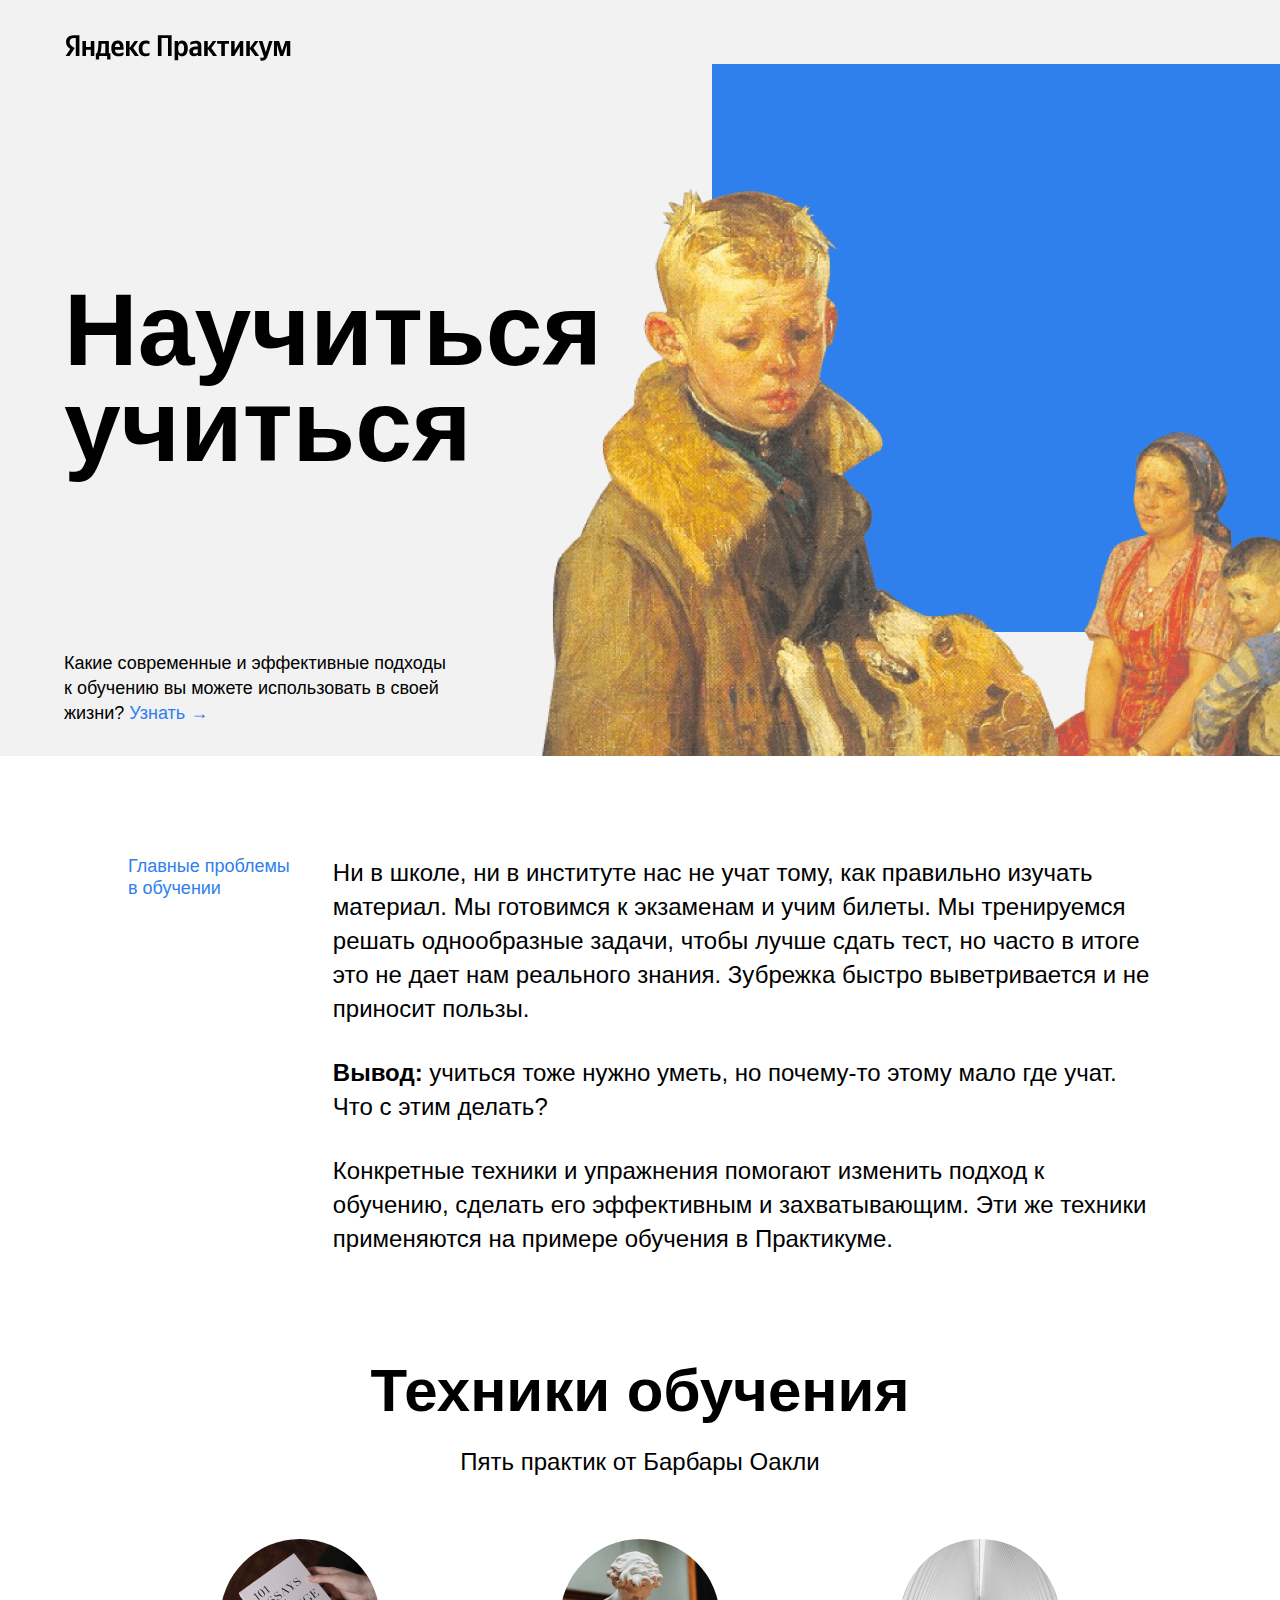
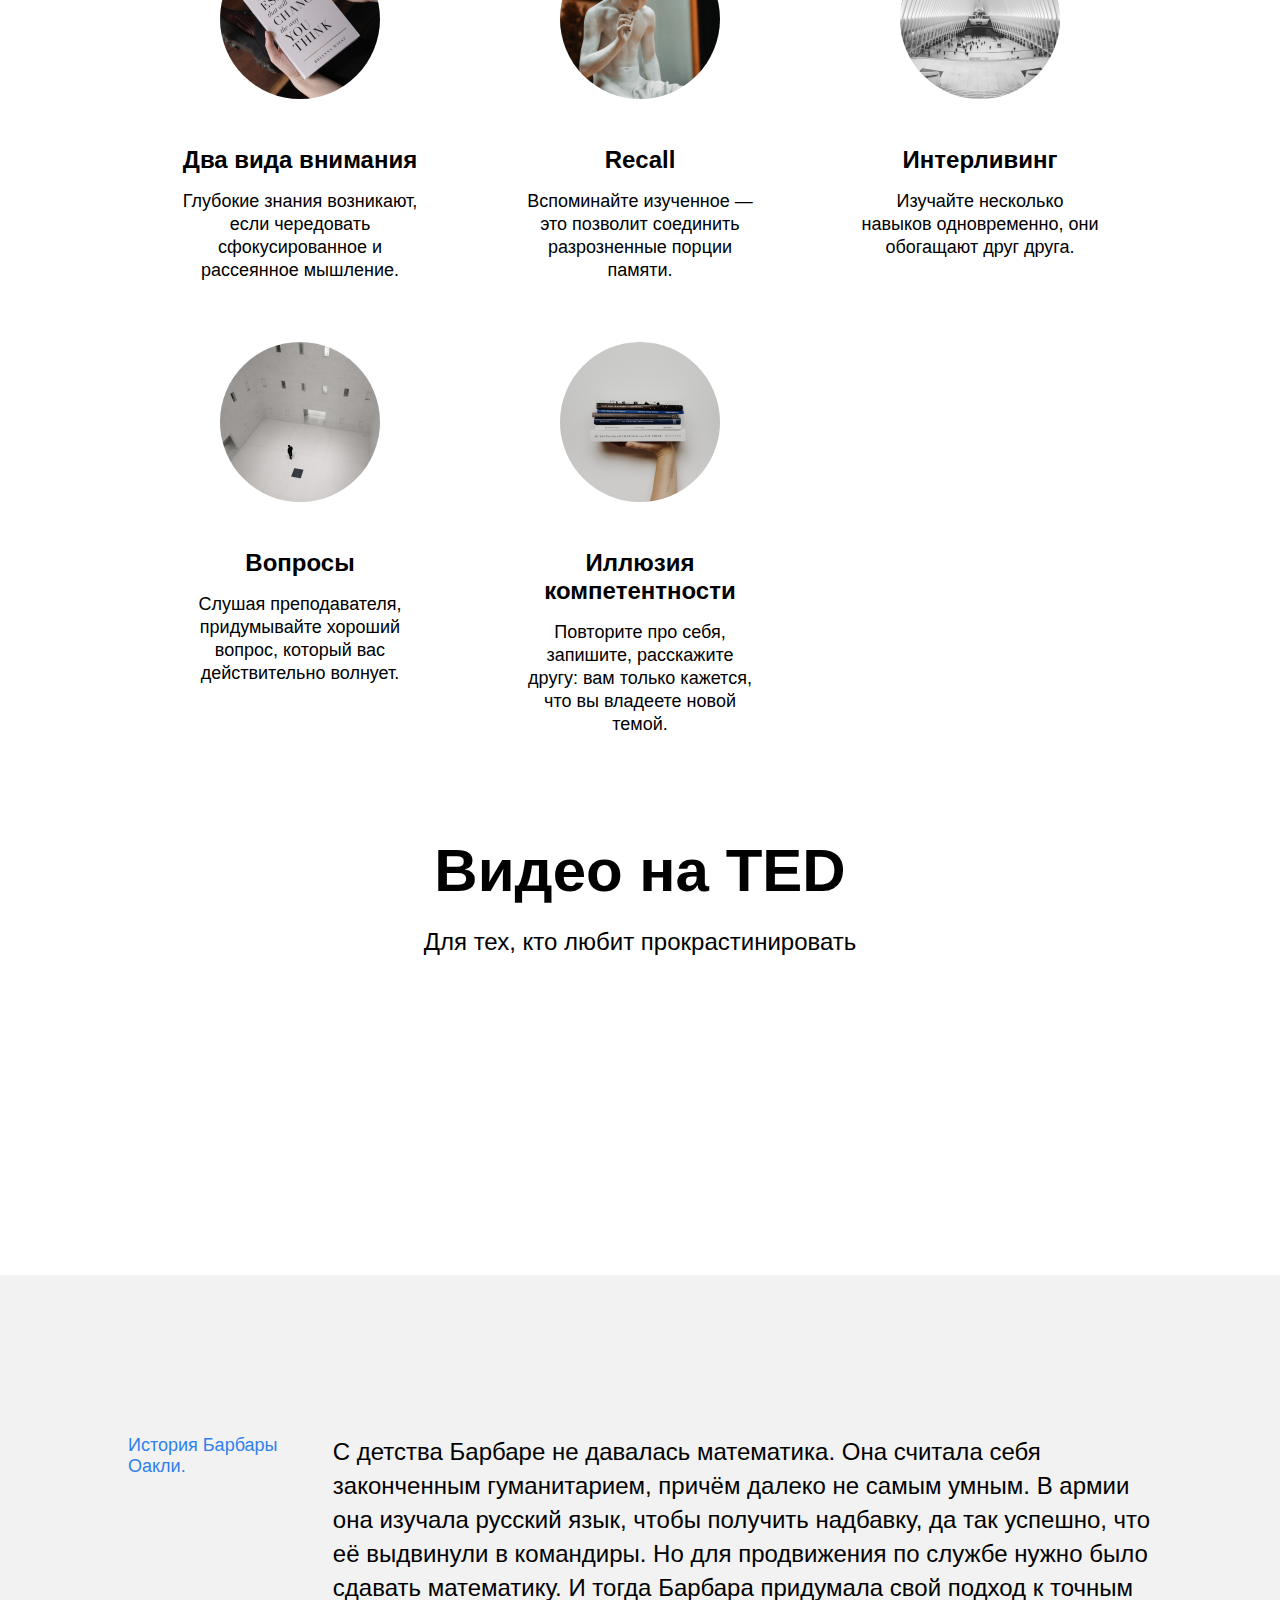
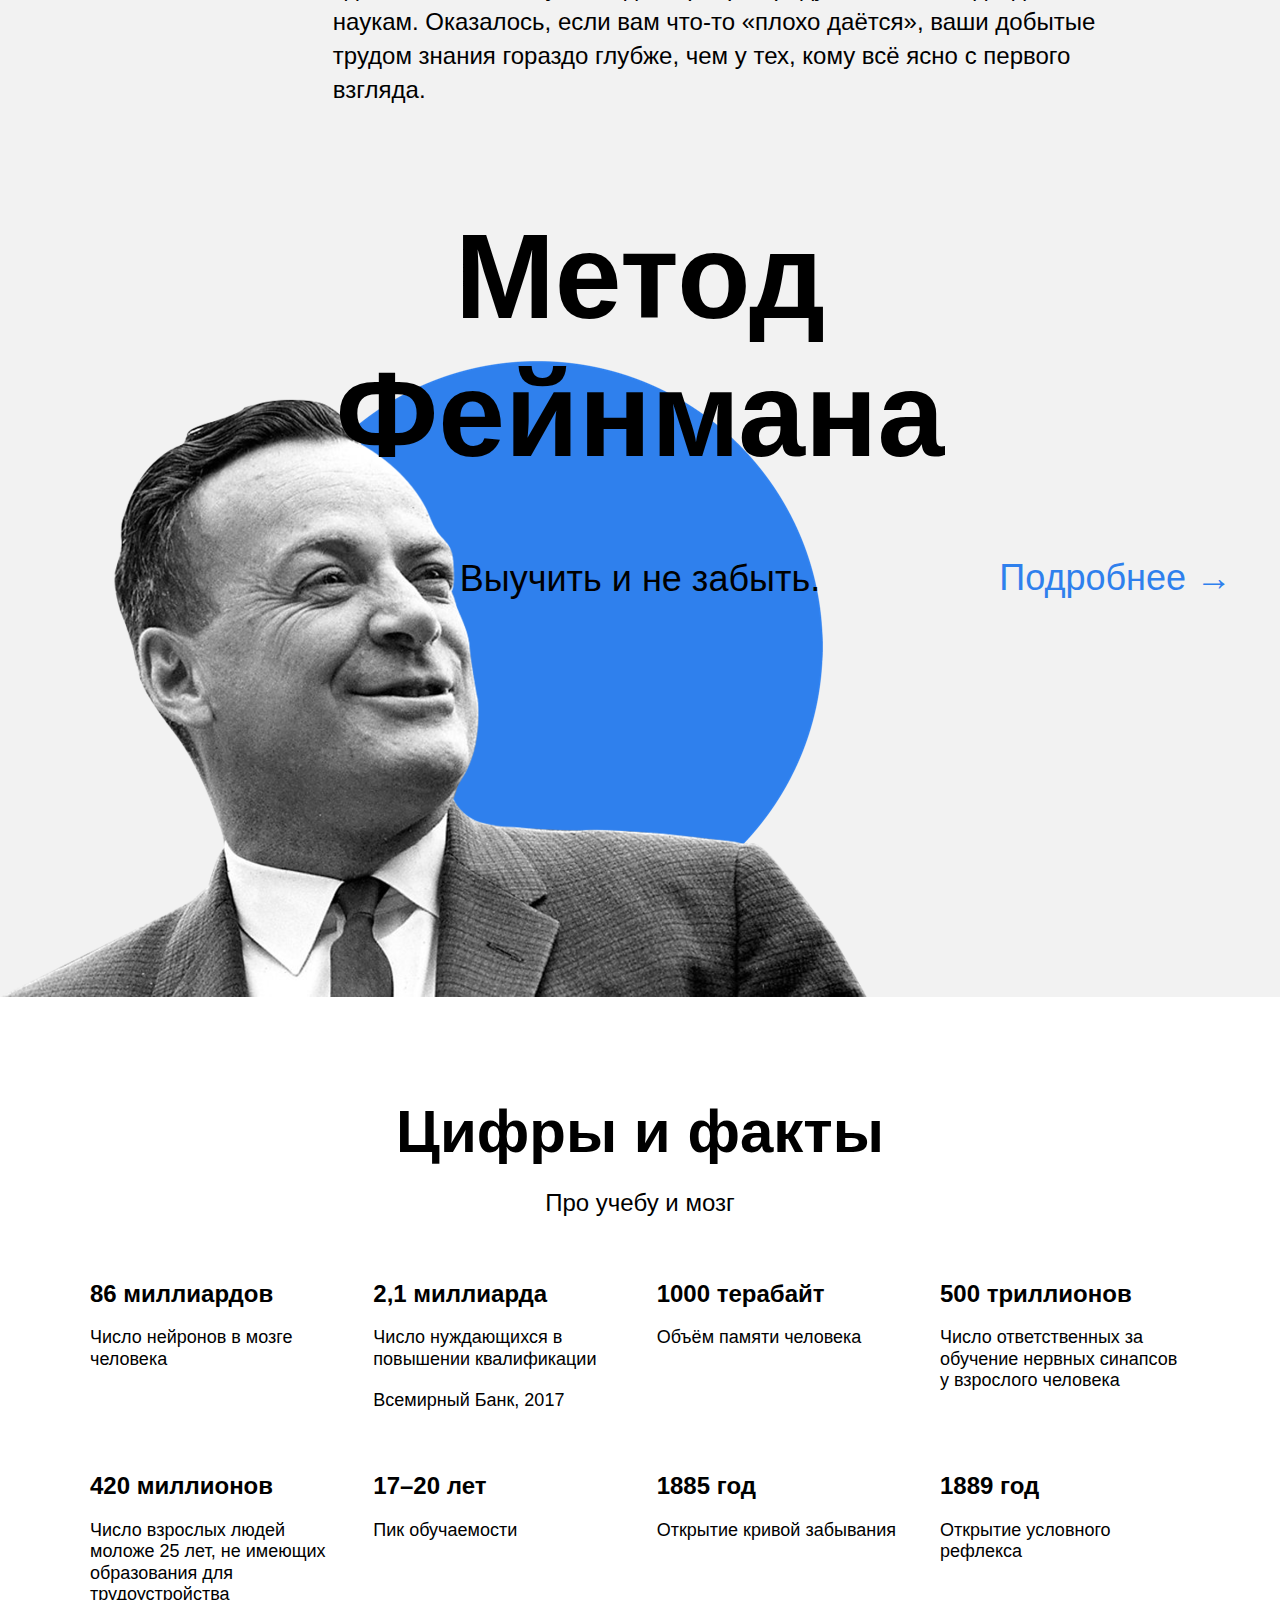
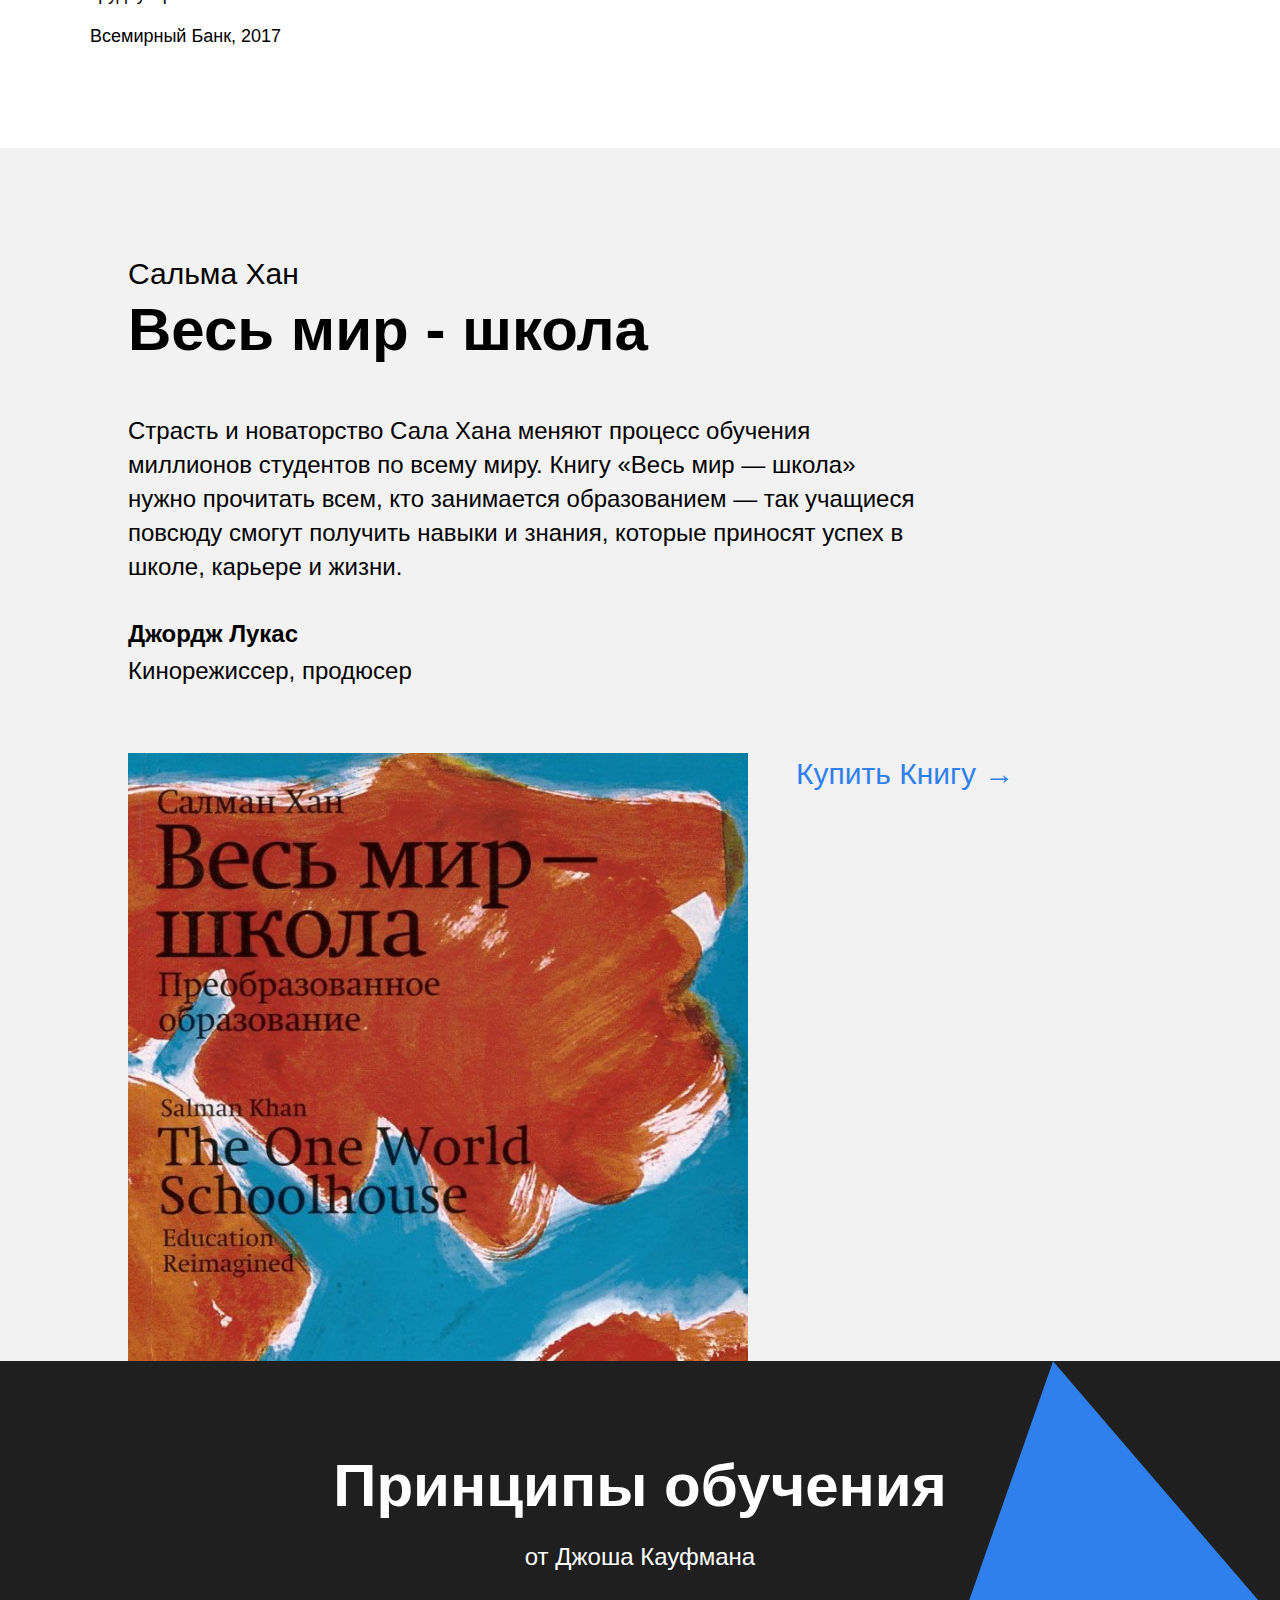
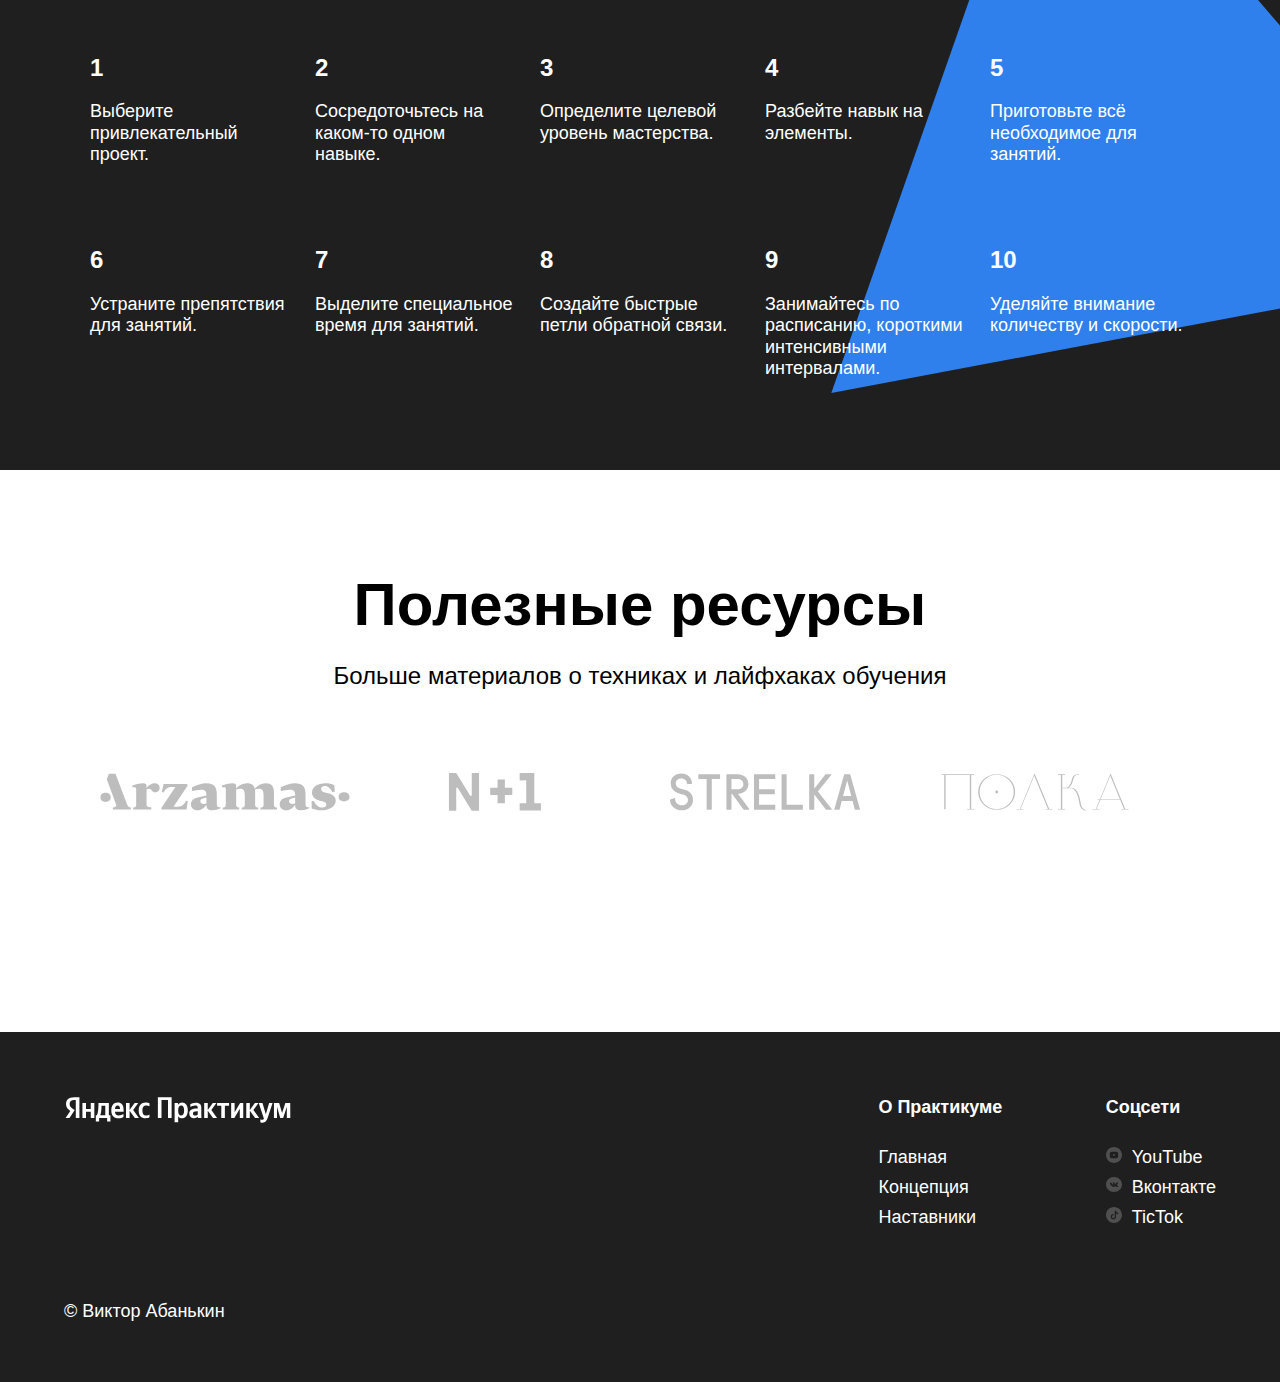
<file: index.html>
<!DOCTYPE html>
<html lang="ru">

<head>
  <meta charset="UTF-8">
  <meta name="viewport" content="width=device-width, initial-scale=1.0">
  <title>Научиться учиться</title>
  <link rel="stylesheet" href="pages/index.css">
</head>

<body class="page">
  <header class="header">
    <div class="logo logo_place_header"></div>
    <h1 class="header__title">Научиться учиться</h1>
    <h2 class="header__subtitle">Какие современные и эффективные подходы к обучению вы можете использовать в своей
      жизни?
      <a href="#" class="header__link"> Узнать &#8594;</a>
    </h2>
    <div class="header__main-illustration "></div>
    <div class="header__square-pic rotation"></div>
  </header>
  <main>
    <section class="description">
      <div class="two-columns">
        <!--<div class="two-columns__brief">-->
        <h2 class="two-columns__brief">Главные проблемы в обучении</h2>

        <div class="two-columns__main-text">
          <p class="two-columns__paragraph">Ни в школе, ни в институте нас не учат тому, как правильно изучать
            материал. Мы готовимся к экзаменам и учим билеты. Мы тренируемся решать однообразные задачи, чтобы лучше
            сдать тест,
            но часто в итоге это не дает нам реального знания. Зубрежка быстро выветривается и не приносит пользы.</p>
          <p class="two-columns__paragraph"><span class="two-columns__span-accent">Вывод:</span>&nbsp;учиться тоже нужно
            уметь, но почему-то этому мало где учат. Что с
            этим делать?</p>
          <p class="two-columns__paragraph">Конкретные техники и упражнения помогают изменить подход к обучению, сделать
            его эффективным и захватывающим. Эти же техники применяются на примере обучения в Практикуме.
          </p>
        </div>
      </div>
    </section>
    <section class="techniques">
      <h2 class="section-title">Техники обучения</h2>
      <h3 class="section-subtitle">Пять практик от Барбары Оакли</h3>
      <div class="cards">
        <div class="cards__item">
          <img class="cards__image" src="images/cards-attention.png" alt="Два вида внимания">
          <h4 class="cards__title">Два вида внимания</h4>
          <p class="cards__description">Глубокие знания возникают, если чередовать сфокусированное и рассеянное
            мышление.</p>
        </div>

        <div class="cards__item">
          <img class="cards__image" src="images/cards-recall.png" alt="Воспоминание">
          <h4 class="cards__title">Recall</h4>
          <p class="cards__description">Вспоминайте изученное — это позволит соединить разрозненные порции памяти.
          </p>
        </div>

        <div class="cards__item">
          <img class="cards__image" src="images/cards-interliving.png" alt="Интерливинг">
          <h4 class="cards__title">Интерливинг</h4>
          <p class="cards__description">Изучайте несколько навыков одновременно, они обогащают друг друга.</p>
        </div>
        <div class="cards__item">
          <img class="cards__image" src="images/cards-question.png" alt="Вопросы">
          <h4 class="cards__title">Вопросы</h4>
          <p class="cards__description">Слушая преподавателя, придумывайте хороший вопрос, который вас действительно
            волнует.</p>
        </div>

        <div class="cards__item">
          <img class="cards__image" src="images/cards-competence.png" alt="Иллюзия компетентности">
          <h4 class="cards__title">Иллюзия компетентности</h4>
          <p class="cards__description">Повторите про себя, запишите, расскажите другу: вам только кажется, что вы
            владеете новой темой.</p>
        </div>
      </div>
    </section>
    <section class="video">
      <h2 class="section-title">Видео нa TED</h2>
      <h3 class="section-subtitle">Для тех, кто любит прокрастинировать</h3>
      <div class="video__iframes">
        <iframe class="video__iframe"
            src="https://www.youtube.com/embed/5MgBikgcWnY"  allowfullscreen></iframe>
        <iframe class="video__iframe"
            src="https://www.youtube.com/embed/arj7oStGLkU"  allowfullscreen></iframe>
      </div>
    </section>
    <section class="oakley">
      <div class="two-columns">
        <!--<div class="two-columns__brief">-->
        <h2 class="two-columns__brief">История Барбары Оакли.</h2>
        <div class="two-columns__main-text">
          <p class="two-columns__paragraph">С детства Барбаре не давалась математика. Она считала себя законченным
            гуманитарием, причём далеко не самым умным. В армии она изучала русский язык, чтобы получить надбавку, да
            так успешно, что её выдвинули в командиры. Но для продвижения по службе нужно было сдавать математику. И
            тогда Барбара придумала свой подход к точным наукам. Оказалось, если вам что-то «плохо даётся», ваши добытые
            трудом знания гораздо глубже, чем у тех, кому всё ясно с первого взгляда.
          </p>
        </div>
      </div>
    </section>

    <section class="feynman">
      <!--<div class="feynman__img"></div>-->
      <h2 class="feynman__title"> Метод Фейнмана</h2>
      <h3 class="feynman__subtitle">Выучить и не забыть.</h3>
      <a href="#" class="feynman__link">Подробнее &#8594;</a>
    </section>

    <section class="digits">

      <h2 class="section-title">Цифры и факты</h2>
      <h3 class="section-subtitle">Про учебу и мозг</h3>

      <div class="table">
        <div class="table__cell">
          <h4 class="table__heading">86 миллиардов</h4>
          <div class="table__text">Число нейронов в мозге человека</div>
        </div>
        <div class="table__cell">
          <h4 class="table__heading">2,1 миллиарда</h4>
          <p class="table__text">Число нуждающихся в повышении квалификации</p>
          <p class="table__text">Всемирный Банк, 2017</p>
        </div>
        <div class="table__cell">
          <h4 class="table__heading">1000 терабайт</h4>
          <p class="table__text">Объём памяти человека</p>
        </div>
        <div class="table__cell">
          <h4 class="table__heading">500 триллионов</h4>
          <p class="table__text">Число ответственных за обучение нервных синапсов у взрослого человека</p>
        </div>
        <div class="table__cell">
          <h4 class="table__heading">420 миллионов</h4>
          <p class="table__text">Число взрослых людей моложе 25 лет, не имеющих образования для трудоустройства</p>
          <p class="table__text">Всемирный Банк, 2017</p>
        </div>

        <div class="table__cell">
          <h4 class="table__heading">17–20 лет</h4>
          <p class="table__text">Пик обучаемости</p>
        </div>
        <div class="table__cell">
          <h4 class="table__heading">1885 год</h4>
          <p class="table__text">Открытие кривой забывания</p>
        </div>
        <div class="table__cell">
          <h4 class="table__heading">1889 год</h4>
          <p class="table__text">Открытие условного рефлекса</p>
        </div>
      </div>
    </section>
    <section class="khan">
      <div class="khan__container">
        <h3 class="khan__author">Сальма Хан</h3>
        <h2 class="khan__title">Весь мир - школа</h2>
        <p class="khan__quote">Страсть и новаторство Сала Хана меняют процесс обучения миллионов студентов по всему
          миру. Книгу «Весь мир — школа» нужно прочитать всем, кто занимается образованием — так учащиеся повсюду смогут
          получить навыки и знания, которые приносят успех в школе, карьере и жизни.</p>
        <h4 class="khan__quote-author">Джордж Лукас</h4>
        <p class="khan__quote-author-subline">Кинорежиссер, продюсер</p>
        <div class="khan__book-container"><img class="khan__book-pic" src="images/khan-book.jpg"
            alt="книга Весь мир школа"><a href="#" class="khan__book-link">Купить Книгу &#8594;</a></div>
      </div>
    </section>

    <section class="kaufman">
      <div class="kaufman__triangle rotation"></div>
      <h2 class="section-title section-title_theme_dark">Принципы обучения</h2>
      <h3 class="section-subtitle section-subtitle_theme_dark">от Джоша Кауфмана</h3>

      <div class="table table_theme_dark">
        <div class="table__cell table__cell_theme_dark">
          <h4 class="table__heading table__heading_theme_dark">1</h4>
          <p class="table__text table__text_theme_dark">Выберите привлекательный проект.</p>
        </div>
        <div class="table__cell table__cell_theme_dark">
          <h4 class="table__heading table__heading_theme_dark">2</h4>
          <p class="table__text table__text_theme_dark">Сосредоточьтесь на каком-то одном навыке.</p>
        </div>
        <div class="table__cell table__cell_theme_dark">
          <h4 class="table__heading table__heading_theme_dark ">3</h4>
          <p class="table__text table__text_theme_dark">Определите целевой уровень мастерства.</p>
        </div>
        <div class="table__cell table__cell_theme_dark">
          <h4 class="table__heading table__heading_theme_dark ">4</h4>
          <p class="table__text table__text_theme_dark">Разбейте навык на элементы.</p>
        </div>
        <div class="table__cell table__cell_theme_dark">
          <h4 class="table__heading table__heading_theme_dark">5</h4>
          <p class="table__text table__text_theme_dark">Приготовьте всё необходимое для занятий.</p>
        </div>
        <div class="table__cell table__cell_theme_dark">
          <h4 class="table__heading table__heading_theme_dark">6</h4>
          <p class="table__text table__text_theme_dark">Устраните препятствия для занятий.</p>
        </div>
        <div class="table__cell table__cell_theme_dark">
          <h4 class="table__heading table__heading_theme_dark">7</h4>
          <p class="table__text table__text_theme_dark">Выделите специальное время для занятий.</p>
        </div>
        <div class="table__cell table__cell_theme_dark">
          <h4 class="table__heading table__heading_theme_dark">8</h4>
          <p class="table__text table__text_theme_dark">Создайте быстрые петли обратной связи.</p>
        </div>
        <div class="table__cell table__cell_theme_dark">
          <h4 class="table__heading table__heading_theme_dark">9</h4>
          <p class="table__text table__text_theme_dark">Занимайтесь по расписанию, короткими интенсивными интервалами.
          </p>
        </div>
        <div class="table__cell table__cell_theme_dark">
          <h4 class="table__heading table__heading_theme_dark">10</h4>
          <p class="table__text table__text_theme_dark">Уделяйте внимание количеству и скорости.</p>
        </div>
      </div>
    </section>
    <section class="resources">
      <h2 class="section-title">Полезные ресурсы</h2>
      <h3 class="section-subtitle">Больше материалов о техниках и лайфхаках обучения</h3>
      <div class="resources__logo-zone">
        <a href="#" class="resources__link"><img class="resources__logo" src="images/logo/resources-arzamas.svg" alt="Арзамаз"></a>
        <a href="#" class="resources__link"><img class="resources__logo" src="images/logo/resources-n1.svg" alt="н-1"></a>
        <a href="#" class="resources__link"><img class="resources__logo" src="images/logo/resources-strelka.svg" alt="Стрелка"></a>
        <a href="#" class="resources__link"><img class="resources__logo" src="images/logo/resources-polka.svg" alt="Полка"></a>
      </div>
    </section>
  </main>
  <footer class="footer">
    <div class="footer__columns">
      <div class="footer__column footer__column_content_copyright">
        <div class="logo logo_place_footer"></div>
        <p class="footer__author">&copy; Виктор Абанькин</p>
      </div>
      <nav class="footer__column footer__column_content_info">
        <h4 class="footer__column-heading">О Практикуме</h4>

        <ul class="footer__column-links">
          <li><a href="#" class="footer__column-link">Главная</a></li>
          <li><a href="#" class="footer__column-link">Концепция</a></li>
          <li><a href="#" class="footer__column-link">Наставники</a></li>
        </ul>

      </nav>
      <nav class="footer__column footer__column_content_social">
        <h4 class="footer__column-heading">Соцсети</h4>

        <ul class="footer__column-links">
          <li><a href="#" class="footer__column-link"><img class="footer__social-icon" src="images/youtube-icon.svg"
                alt="Ютуб">YouTube</a></li>
          <li><a href="#" class="footer__column-link"><img class="footer__social-icon" src="images/vk_color_white.svg"
                alt="Вконтакте">Вконтакте</a></li>
          <li><a href="#" class="footer__column-link"><img class="footer__social-icon" src="images/tiktok-icon.svg"
                alt="ТикТок">TicTok</a></li>
        </ul>
      </nav>
    </div>
  </footer>
</body>

</html>
</file>
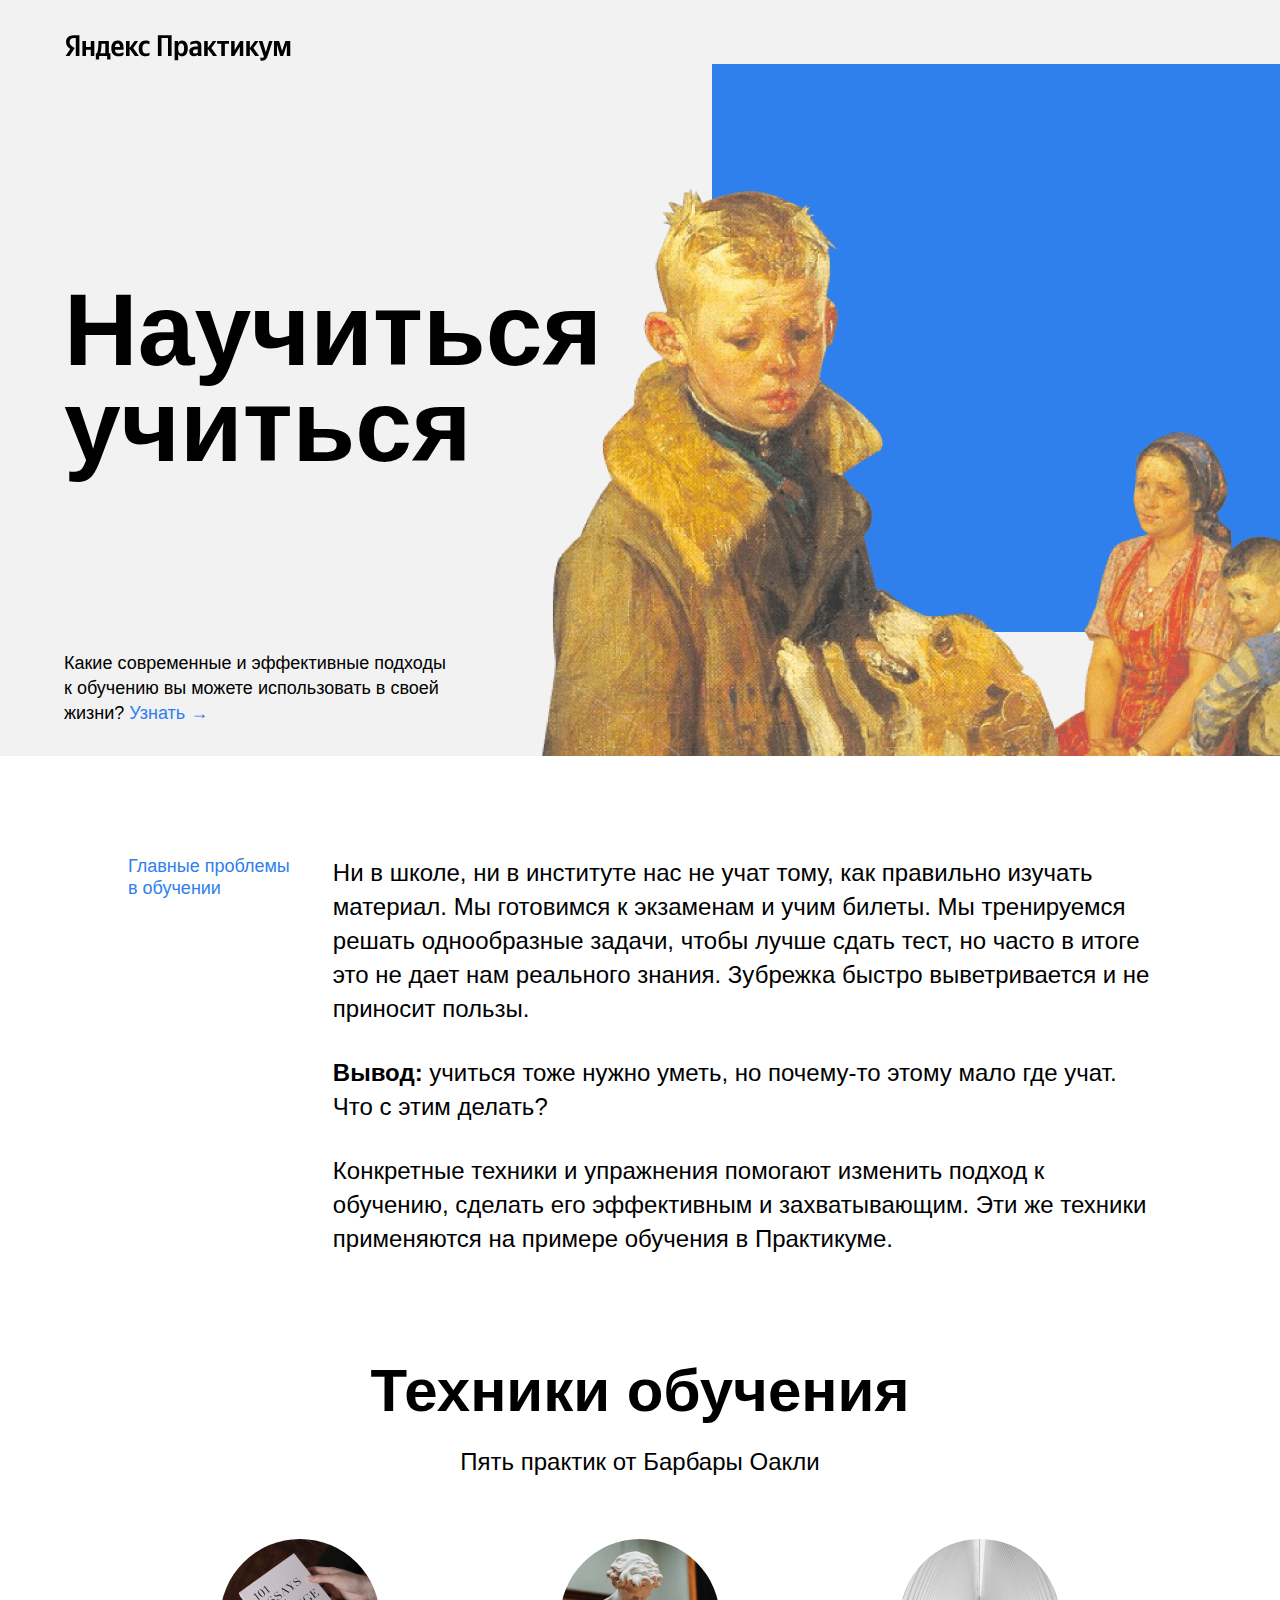
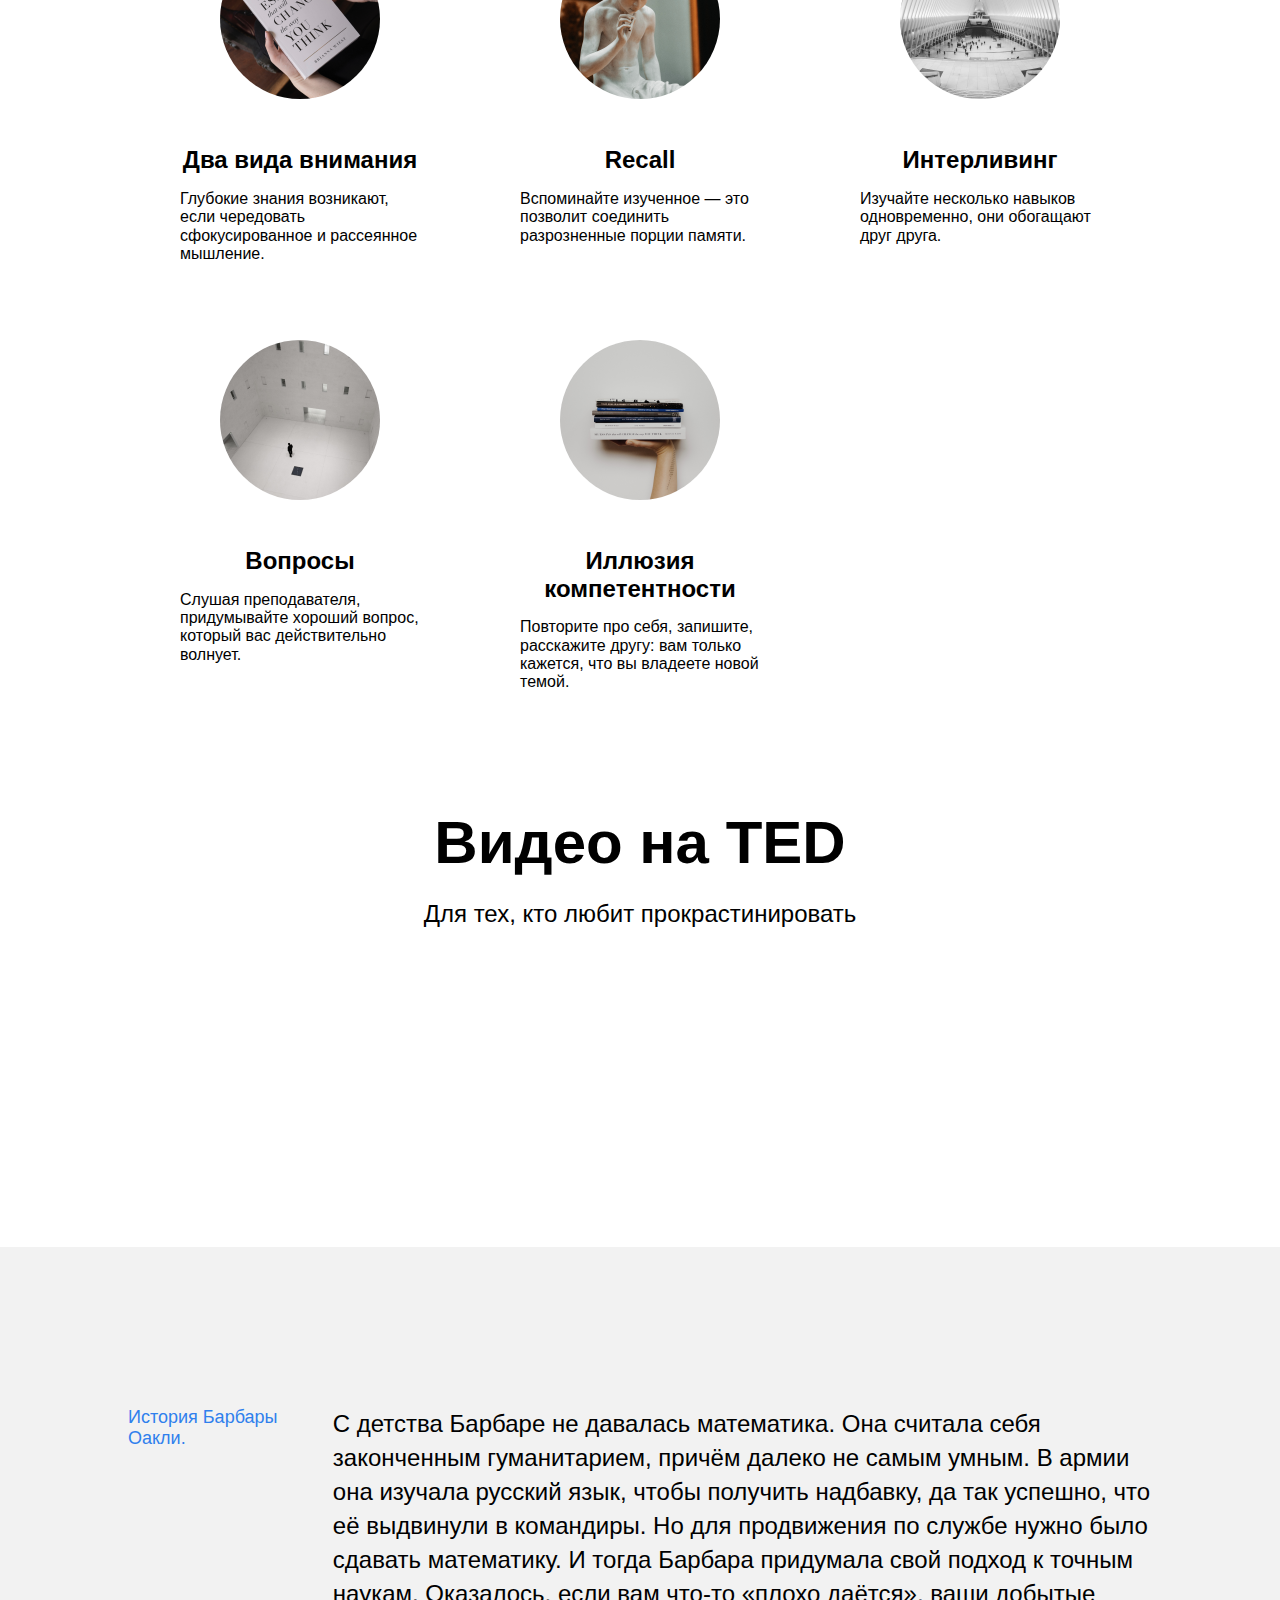
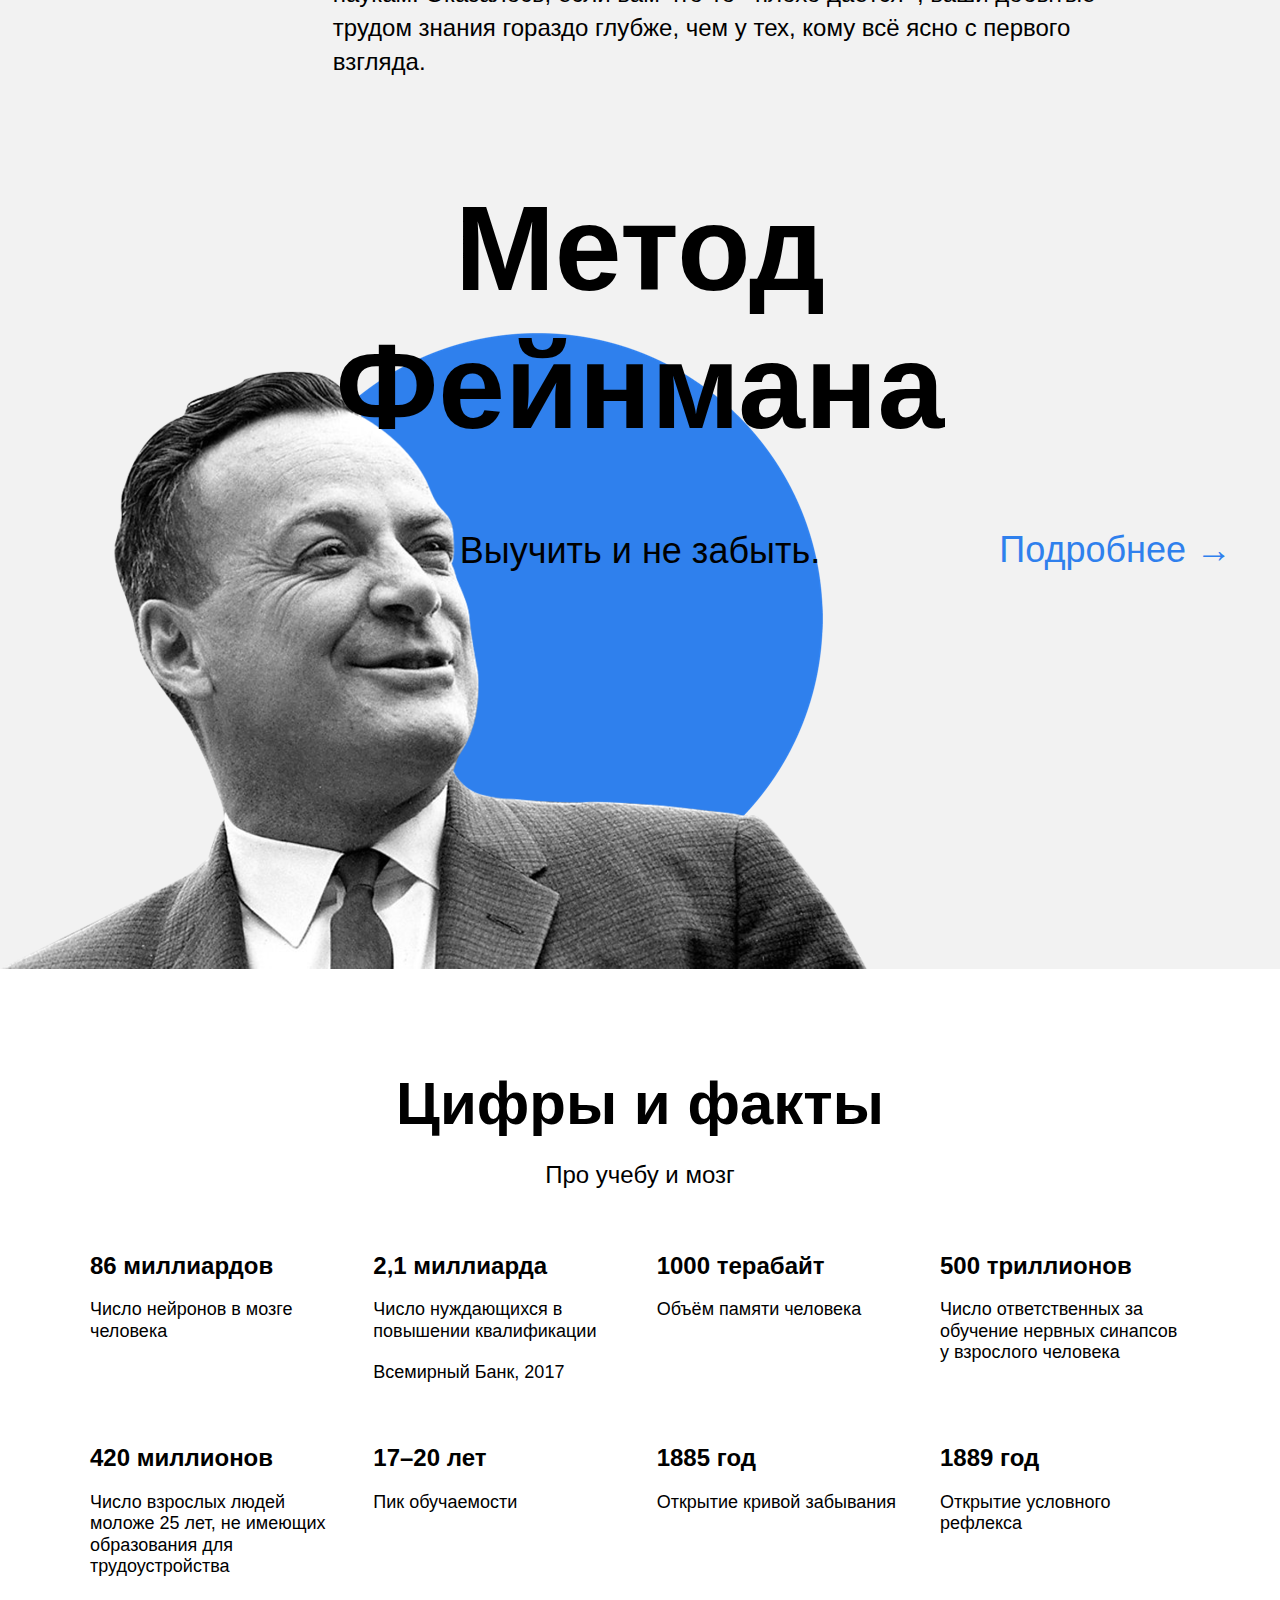
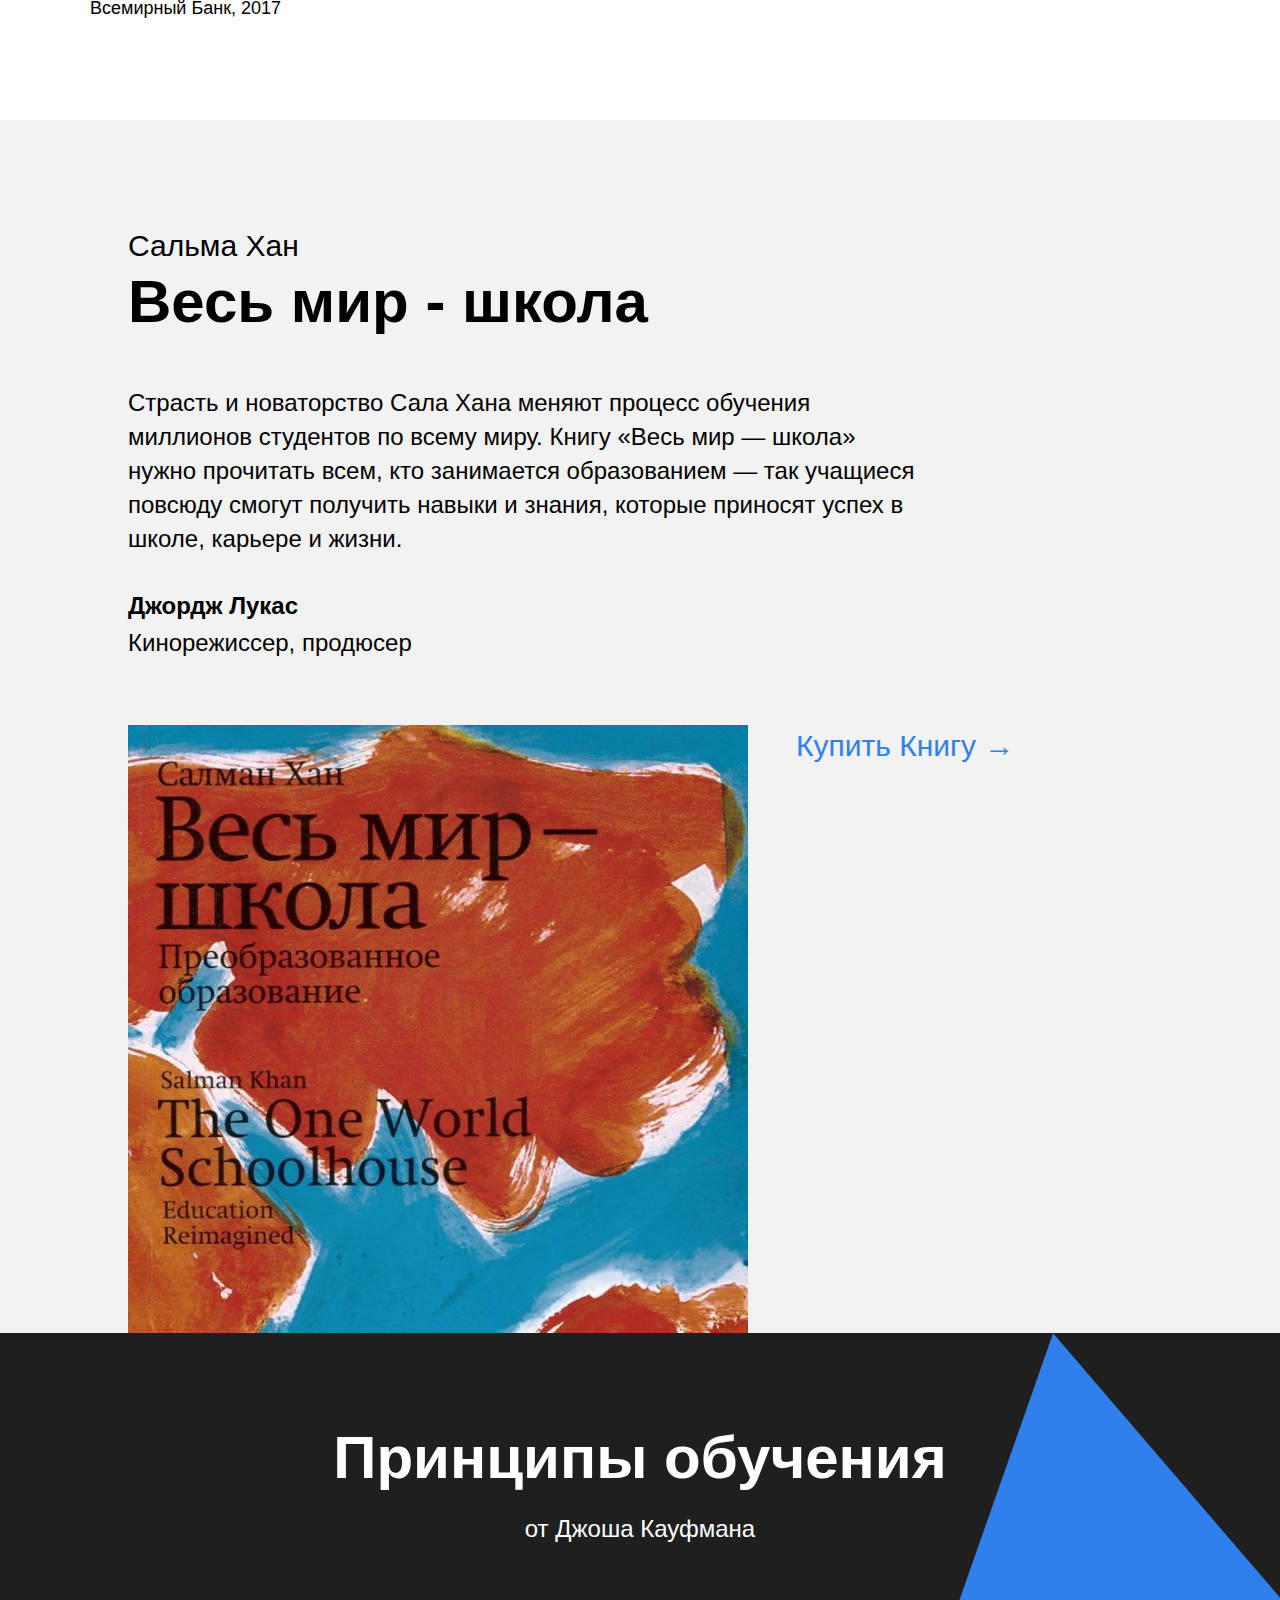
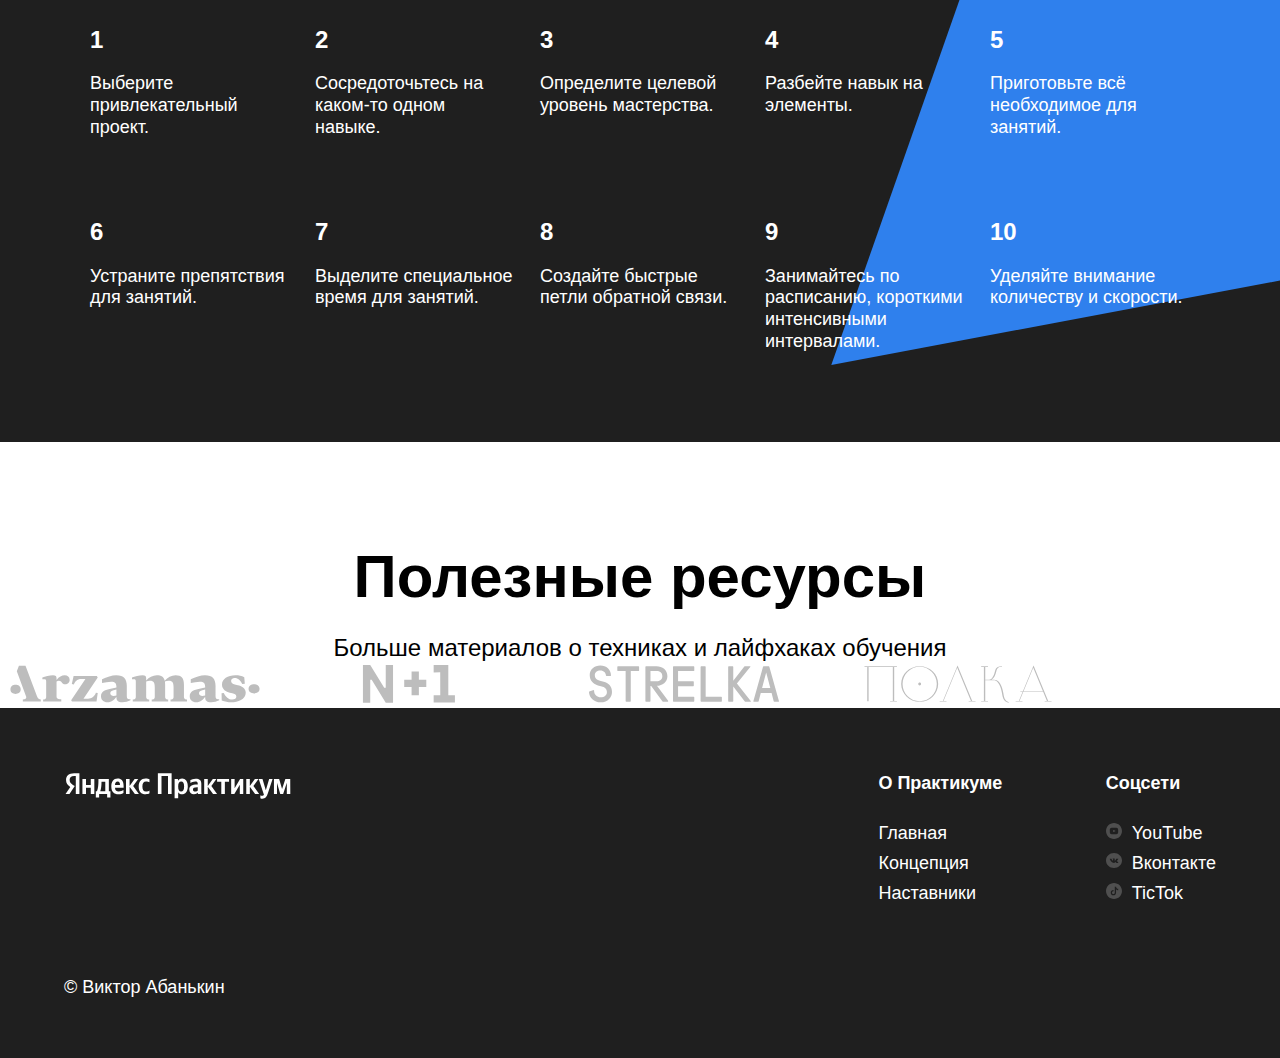
<file: pages/index.html>
<!DOCTYPE html>
<html lang="ru">

<head>
  <meta charset="UTF-8">
  <meta name="viewport" content="width=device-width, initial-scale=1.0">
  <title>Научиться учиться</title>
  <link rel="stylesheet" href="index.css">

</head>

<body class="page">
  <header class="header">
    <div class="logo logo_place_header"></div>
    <h1 class="header__title">Научиться учиться</h1>
    <h2 class="header__subtitle">Какие современные и эффективные подходы к обучению вы можете использовать в своей
      жизни?
      <a href="#" class="header__link"> Узнать &#8594;</a>
    </h2>
    <div class="header__main-illustration "></div>
    <div class="header__square-pic rotation"></div>
  </header>
  <main>
    <section class="description">
      <div class="two-columns">
        <!--<div class="two-columns__brief">-->
        <h2 class="two-columns__brief">Главные проблемы в обучении</h2>

        <div class="two-columns__main-text">
          <p class="two-columns__paragraph">Ни в школе, ни в институте нас не учат тому, как правильно изучать
            материал. Мы готовимся к экзаменам и учим билеты. Мы тренируемся решать однообразные задачи, чтобы лучше
            сдать тест,
            но часто в итоге это не дает нам реального знания. Зубрежка быстро выветривается и не приносит пользы.</p>
          <p class="two-columns__paragraph"><span class="two-columns__span-accent">Вывод:</span>&nbsp;учиться тоже нужно
            уметь, но почему-то этому мало где учат. Что с
            этим делать?</p>
          <p class="two-columns__paragraph">Конкретные техники и упражнения помогают изменить подход к обучению, сделать
            его эффективным и захватывающим. Эти же техники применяются на примере обучения в Практикуме.
          </p>
        </div>
      </div>
    </section>
    <section class="techniques">
      <h2 class="section-title">Техники обучения</h2>
      <h3 class="section-subtitle">Пять практик от Барбары Оакли</h3>
      <div class="cards">
        <div class="cards__item">
          <img class="cards__image" src="images/cards-attention.png" alt="Два вида внимания">
          <h4 class="cards__title">Два вида внимания</h4>
          <p class="cards__decsription">Глубокие знания возникают, если чередовать сфокусированное и рассеянное
            мышление.</p>
        </div>

        <div class="cards__item">
          <img class="cards__image" src="images/cards-recall.png" alt="Воспоминание">
          <h4 class="cards__title">Recall</h4>
          <p class="cards__decsription">Вспоминайте изученное — это позволит соединить разрозненные порции памяти.
          </p>
        </div>

        <div class="cards__item">
          <img class="cards__image" src="images/cards-interliving.png" alt="Интерливинг">
          <h4 class="cards__title">Интерливинг</h4>
          <p class="cards__decsription">Изучайте несколько навыков одновременно, они обогащают друг друга.</p>
        </div>
        <div class="cards__item">
          <img class="cards__image" src="images/cards-question.png" alt="Вопросы">
          <h4 class="cards__title">Вопросы</h4>
          <p class="cards__decsription">Слушая преподавателя, придумывайте хороший вопрос, который вас действительно
            волнует.</p>
        </div>

        <div class="cards__item">
          <img class="cards__image" src="images/cards-competence.png" alt="Иллюзия компетентности">
          <h4 class="cards__title">Иллюзия компетентности</h4>
          <p class="cards__decsription">Повторите про себя, запишите, расскажите другу: вам только кажется, что вы
            владеете новой темой.</p>
        </div>
      </div>
    </section>
    <section class="video">
      <h2 class="section-title">Видео нa TED</h2>
      <h3 class="section-subtitle">Для тех, кто любит прокрастинировать</h3>
      <div class="video__iframes">
        <iframe class="video__iframe"
            src="https://www.youtube.com/embed/5MgBikgcWnY"  allowfullscreen></iframe>
        <iframe class="video__iframe"
            src="https://www.youtube.com/embed/arj7oStGLkU"  allowfullscreen></iframe>
      </div>
    </section>
    <section class="oakley">
      <div class="two-columns">
        <!--<div class="two-columns__brief">-->
        <h2 class="two-columns__brief">История Барбары Оакли.</h2>
        <div class="two-columns__main-text">
          <p class="two-columns__paragraph">С детства Барбаре не давалась математика. Она считала себя законченным
            гуманитарием, причём далеко не самым умным. В армии она изучала русский язык, чтобы получить надбавку, да
            так успешно, что её выдвинули в командиры. Но для продвижения по службе нужно было сдавать математику. И
            тогда Барбара придумала свой подход к точным наукам. Оказалось, если вам что-то «плохо даётся», ваши добытые
            трудом знания гораздо глубже, чем у тех, кому всё ясно с первого взгляда.
          </p>
        </div>
      </div>
    </section>

    <section class="feynman">
      <!--<div class="feynman__img"></div>-->
      <h2 class="feynman__title"> Метод Фейнмана</h2>
      <h3 class="feynman__subtitle">Выучить и не забыть.</h3>
      <a href="#" class="feynman__link">Подробнее &#8594;</a>
    </section>

    <section class="digits">

      <h2 class="section-title">Цифры и факты</h2>
      <h3 class="section-subtitle">Про учебу и мозг</h3>

      <div class="table">
        <div class="table__cell">
          <h4 class="table__heading">86 миллиардов</h4>
          <div class="table__text">Число нейронов в мозге человека</div>
        </div>
        <div class="table__cell">
          <h4 class="table__heading">2,1 миллиарда</h4>
          <p class="table__text">Число нуждающихся в повышении квалификации</p>
          <p class="table__text">Всемирный Банк, 2017</p>
        </div>
        <div class="table__cell">
          <h4 class="table__heading">1000 терабайт</h4>
          <p class="table__text">Объём памяти человека</p>
        </div>
        <div class="table__cell">
          <h4 class="table__heading">500 триллионов</h4>
          <p class="table__text">Число ответственных за обучение нервных синапсов у взрослого человека</p>
        </div>
        <div class="table__cell">
          <h4 class="table__heading">420 миллионов</h4>
          <p class="table__text">Число взрослых людей моложе 25 лет, не имеющих образования для трудоустройства</p>
          <p class="table__text">Всемирный Банк, 2017</p>
        </div>

        <div class="table__cell">
          <h4 class="table__heading">17–20 лет</h4>
          <p class="table__text">Пик обучаемости</p>
        </div>
        <div class="table__cell">
          <h4 class="table__heading">1885 год</h4>
          <p class="table__text">Открытие кривой забывания</p>
        </div>
        <div class="table__cell">
          <h4 class="table__heading">1889 год</h4>
          <p class="table__text">Открытие условного рефлекса</p>
        </div>
      </div>
    </section>
    <section class="khan">
      <div class="khan__container">
        <div class="khan__author">Сальма Хан</div>
        <h2 class="khan__title">Весь мир - школа</h2>
        <div class="khan__quote">Страсть и новаторство Сала Хана меняют процесс обучения миллионов студентов по всему
          миру. Книгу «Весь мир — школа» нужно прочитать всем, кто занимается образованием — так учащиеся повсюду смогут
          получить навыки и знания, которые приносят успех в школе, карьере и жизни.</div>
        <div class="khan__quote-author">Джордж Лукас</div>
        <div class="khan__quote-author-subline">Кинорежиссер, продюсер</div>
        <div class="khan__book-container"><img class="khan__book-pic" src="images/khan-book.jpg"
            alt="книга Весь мир школа"><a href="#" class="khan__book-link">Купить Книгу &#8594;</a></div>
      </div>
    </section>

    <section class="kaufman">
      <div class="kaufman__triangle rotation"></div>
      <h2 class="section-title section-title_theme_dark">Принципы обучения</h2>
      <h3 class="section-subtitle section-subtitle_theme_dark">от Джоша Кауфмана</h3>

      <div class="table table_theme_dark">
        <div class="table__cell table__cell_theme_dark">
          <h4 class="table__heading table__heading_theme_dark">1</h4>
          <p class="table__text table__text_theme_dark">Выберите привлекательный проект.</p>
        </div>
        <div class="table__cell table__cell_theme_dark">
          <h4 class="table__heading table__heading_theme_dark">2</h4>
          <p class="table__text table__text_theme_dark">Сосредоточьтесь на каком-то одном навыке.</p>
        </div>
        <div class="table__cell table__cell_theme_dark">
          <h4 class="table__heading table__heading_theme_dark ">3</h4>
          <p class="table__text table__text_theme_dark">Определите целевой уровень мастерства.</p>
        </div>
        <div class="table__cell table__cell_theme_dark">
          <h4 class="table__heading table__heading_theme_dark ">4</h4>
          <p class="table__text table__text_theme_dark">Разбейте навык на элементы.</p>
        </div>
        <div class="table__cell table__cell_theme_dark">
          <h4 class="table__heading table__heading_theme_dark">5</h4>
          <p class="table__text table__text_theme_dark">Приготовьте всё необходимое для занятий.</p>
        </div>
        <div class="table__cell table__cell_theme_dark">
          <h4 class="table__heading table__heading_theme_dark">6</h4>
          <p class="table__text table__text_theme_dark">Устраните препятствия для занятий.</p>
        </div>
        <div class="table__cell table__cell_theme_dark">
          <h4 class="table__heading table__heading_theme_dark">7</h4>
          <p class="table__text table__text_theme_dark">Выделите специальное время для занятий.</p>
        </div>
        <div class="table__cell table__cell_theme_dark">
          <h4 class="table__heading table__heading_theme_dark">8</h4>
          <p class="table__text table__text_theme_dark">Создайте быстрые петли обратной связи.</p>
        </div>
        <div class="table__cell table__cell_theme_dark">
          <h4 class="table__heading table__heading_theme_dark">9</h4>
          <p class="table__text table__text_theme_dark">Занимайтесь по расписанию, короткими интенсивными интервалами.
          </p>
        </div>
        <div class="table__cell table__cell_theme_dark">
          <h4 class="table__heading table__heading_theme_dark">10</h4>
          <p class="table__text table__text_theme_dark">Уделяйте внимание количеству и скорости.</p>
        </div>
      </div>
    </section>
    <section class="resources">
      <h2 class="section-title">Полезные ресурсы</h2>
      <h3 class="section-subtitle">Больше материалов о техниках и лайфхаках обучения</h3>
      <div class="logo-zone"><a href="#" class="resources__link">
          <img class="resources__logo" src="images/logo/resources-arzamas.svg" alt="Арзамаз">
          <img class="resources__logo" src="images/logo/resources-n1.svg" alt="н-1">
          <img class="resources__logo" src="images/logo/resources-strelka.svg" alt="Стрелка">
          <img class="resources__logo" src="images/logo/resources-polka.svg" alt="Полка">
        </a>
      </div>
    </section>
  </main>
  <footer class="footer">
    <div class="footer__columns">
      <div class="footer__column footer__column_content_copyright">
        <div class="logo logo_place_footer"></div>
        <p class="footer__author">&copy; Виктор Абанькин</p>
      </div>
      <nav class="footer__column footer__column_content_info">
        <h4 class="footer__column-heading">О Практикуме</h4>

        <ul class="footer__column-links">
          <li><a href="#" class="footer__column-link">Главная</a></li>
          <li><a href="#" class="footer__column-link">Концепция</a></li>
          <li><a href="#" class="footer__column-link">Наставники</a></li>
        </ul>

      </nav>
      <nav class="footer__column footer__column_content_social">
        <h4 class="footer__column-heading">Соцсети</h4>

        <ul class="footer__column-links">
          <li><a href="#" class="footer__column-link"><img class="footer__social-icon" src="images/youtube-icon.svg"
                alt="Ютуб">YouTube</a></li>
          <li><a href="#" class="footer__column-link"><img class="footer__social-icon" src="images/vk_color_white.svg"
                alt="Вконтакте">Вконтакте</a></li>
          <li><a href="#" class="footer__column-link"><img class="footer__social-icon" src="images/tiktok-icon.svg"
                alt="ТикТок">TicTok</a></li>
        </ul>
      </nav>
    </div>
  </footer>
</body>

</html>
</file>
<file: pages/index.css>
@import url(../vendor/normalize.css);
@import url(../blocks/page/page.css);
@import url(../blocks/header/header.css);
@import url(../blocks/header/__main-illustration/header__main-illustration.css);
@import url(../blocks/header/__square-pic/header__square-pic.css);
@import url(../blocks/header/__subtitle/header__subtitle.css);
@import url(../blocks/header/__title/header__title.css);
@import url(../blocks/header/__link/header__link.css);
@import url(../blocks/logo/logo.css);
@import url(../blocks/logo/_place/logo_place_header.css);
@import url(../blocks/description/description.css);
@import url(../blocks/two-columns/two-columns.css);
@import url(../blocks/two-columns/__brief/two-columns__brief.css);
@import url(../blocks/two-columns/__paragraph/two-columns__paragraph.css);
@import url(../blocks/two-columns/__main-text/two-columns__main-text.css);
@import url(../blocks/two-columns/__span-accent/two-columns__span-accent.css);
@import url(../blocks/digits/digits.css);
@import url(../blocks/section-title/section-title.css);
@import url(../blocks/section-subtitle/section-subtitle.css);
@import url(../blocks/table/table.css);
@import url(../blocks/table/__cell/table__cell.css);
@import url(../blocks/table/__heading/table__heading.css);
@import url(../blocks/table/__text/table__text.css);
@import url(../blocks/feynman/feynman.css);
@import url(../blocks/feynman/__title/feynman__title.css);
@import url(../blocks/feynman/__subtitle/feynman__subtitle.css);
@import url(../blocks/feynman/__link/feynman__link.css);
@import url(../blocks/kaufman/kaufman.css);
@import url(../blocks/kaufman/__triangle/kaufman__triangle.css);
@import url(../blocks/section-title/_theme/section-title_theme_dark.css);
@import url(../blocks/section-subtitle/_theme/section-subtitle_theme_dark.css);
@import url(../blocks/table/_theme/table_theme_dark.css);
@import url(../blocks/table/__cell/_theme/table__cell_theme_dark.css);
@import url(../blocks/table/__heading/_theme/table__heading_theme_dark.css);
@import url(../blocks/table/__text/_theme/table__text_theme_dark.css);
@import url(../blocks/footer/footer.css);
@import url(../blocks/footer/__columns/footer__columns.css);
@import url(../blocks/logo/_place/logo_place_footer.css);
@import url(../blocks/footer/__author/footer__author.css);
@import url(../blocks/footer/__column/_content/footer__column_content_copyright.css);
@import url(../blocks/footer/__column/_content/footer__column_content_info.css);
@import url(../blocks/footer/__column/_content/footer__column_content_social.css);
@import url(../blocks/footer/__column-link/footer__column-link.css);
@import url(../blocks/footer/__column-heading/footer__column-heading.css);
@import url(../blocks/footer/__social-icon/footer__social-icon.css);
@import url(../blocks/footer/__column-links/footer__column-links.css);
@import url(../blocks/techniques/techniques.css);
@import url(../blocks/cards/__item/cards__item.css);
@import url(../blocks/cards/cards.css);
@import url(../blocks/cards/__image/cards__image.css);
@import url(../blocks/cards/__title/cards__title.css);
@import url(../blocks/cards/__description/cards__description.css);
@import url(../blocks/video/video.css);
@import url(../blocks/video/__iframes/video__iframes.css);
@import url(../blocks/video/__iframe/video__iframe.css);
@import url(../blocks/oakley/oakley.css);
@import url(../blocks/khan/khan.css);
@import url(../blocks/khan/__container/khan__container.css);
@import url(../blocks/khan/__author/khan__author.css);
@import url(../blocks/khan/__title/khan__title.css);
@import url(../blocks/khan/__quote/khan__quote.css);
@import url(../blocks/khan/__quote-author/khan__quote-author.css);
@import url(../blocks/khan/__quote-author-subline/khan__quote-author-subline.css);
@import url(../blocks/khan/__book-container/khan__book-container.css);
@import url(../blocks/khan/__book-pic/khan__book-pic.css);
@import url(../blocks/khan/__book-link/khan__book-link.css);
@import url(../blocks/resources/resources.css);
@import url(../blocks/resources/__logo-zone/resources__logo-zone.css);
@import url(../blocks/resources/__link/resources__link.css);
@import url(../blocks/resources/__logo/resources__logo.css);
@import url(../blocks/rotation/rotation.css);
</file>
